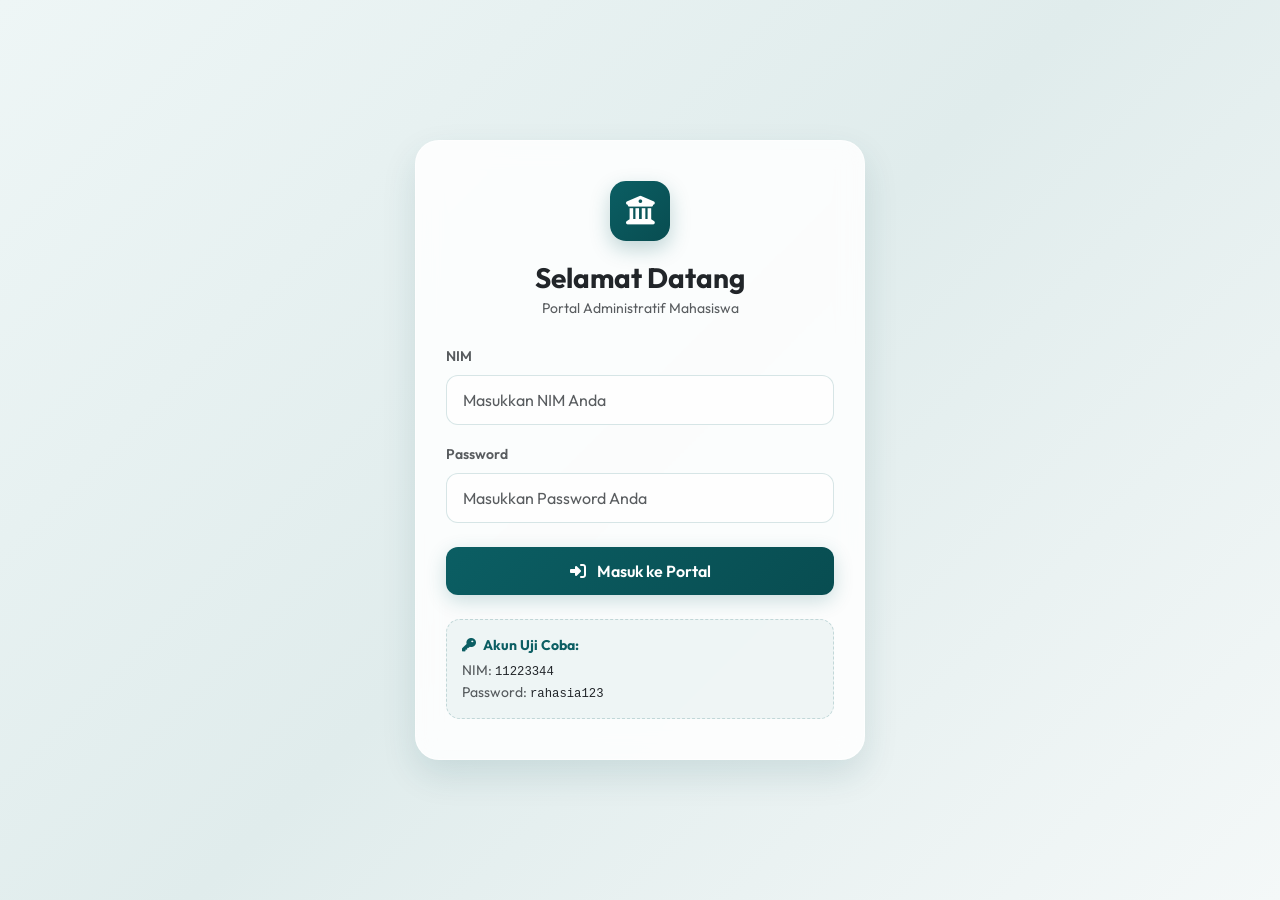
<file: index.html>
<!DOCTYPE html>
<html lang="id">
<head>
  <meta charset="UTF-8">
  <meta name="viewport" content="width=device-width, initial-scale=1.0">
  <title>Dashboard - Portal Administratif Mahasiswa</title>
  
  <link href="https://cdn.jsdelivr.net/npm/bootstrap@5.3.2/dist/css/bootstrap.min.css" rel="stylesheet">
  <link rel="stylesheet" href="https://cdnjs.cloudflare.com/ajax/libs/font-awesome/6.4.0/css/all.min.css">
  <link rel="stylesheet" href="style.css">
</head>
<body>

  <div class="top-date-bar text-end">
    <i class="far fa-calendar-alt me-1"></i> <span id="currentDate"></span>
  </div>

  <div class="header-bar p-3 shadow-sm">
    <div class="container-fluid d-flex flex-column flex-md-row justify-content-between align-items-md-center gap-3">
      <div class="header-info lh-sm">
        <div class="fs-6"><strong>:: NIM - NAMA</strong> (FAKULTAS TEKNOLOGI INFORMASI - TEKNIK INFORMATIKA)</div>
        <div class="small opacity-75"><strong>:: SEMESTER 3</strong> TA 2025 - 2026</div>
        <div class="badge bg-warning text-dark mt-1">Beban SKS Maksimal: 24 SKS</div>
      </div>
      <div>
        <a href="#" class="btn btn-danger btn-sm px-3" onclick="logout(); return false;">
          <i class="fas fa-sign-out-alt me-1"></i> Logout
        </a>
      </div>
    </div>
  </div>
  
  <div class="container-fluid">
    <div class="row">
      
      <aside class="col-md-3 col-lg-2 p-3 sidebar collapse d-md-block" id="sidebarMenu">
        <div class="mb-4">
          <small class="text-muted text-uppercase fw-bold px-2">Main</small>
          <ul class="nav flex-column sidebar-menu mt-2">
            <li class="nav-item"><a href="index.html" class="nav-link active"><i class="fas fa-home me-2"></i> HOME</a></li>
            <li class="nav-item"><a href="panduan.html" class="nav-link"><i class="fas fa-book me-2"></i> PANDUAN</a></li>
          </ul>
        </div>
        
        <div class="mb-4">
          <small class="text-muted text-uppercase fw-bold px-2">Akademik</small>
          <ul class="nav flex-column sidebar-menu mt-2">
            <li class="nav-item"><a href="krs.html" class="nav-link"><i class="fas fa-clipboard-list me-2"></i> REGISTRASI</a></li>
            <li class="nav-item"><a href="jadwal.html" class="nav-link"><i class="fas fa-calendar-alt me-2"></i> JADWAL KULIAH</a></li>
            <li class="nav-item"><a href="khs.html" class="nav-link"><i class="fas fa-graduation-cap"></i> HASIL STUDI</a></li>
            <li class="nav-item"><a href="transkrip.html" class="nav-link"><i class="fas fa-file-alt me-2"></i> TRANSKRIP NILAI</a></li>
          </ul>
        </div>
        
        <div class="mb-4">
          <small class="text-muted text-uppercase fw-bold px-2">Pengaturan</small>
          <ul class="nav flex-column sidebar-menu mt-2">
            <li class="nav-item"><a href="profil.html" class="nav-link"><i class="fas fa-user me-2"></i> DATA PRIBADI</a></li>
            <li class="nav-item"><a href="password.html" class="nav-link"><i class="fas fa-key me-2"></i> GANTI PASSWORD</a></li>
          </ul>
        </div>
        
        <div class="user-online-badge text-center small text-muted">
          <i class="fas fa-users me-1 ms-3"></i> <strong>127</strong> user online
        </div>
      </aside>

      <main class="col-md-9 ms-sm-auto col-lg-10 px-md-4 py-4">
        
        <div class="d-flex align-items-center gap-2 mb-4 border-bottom pb-2">
          <i class="fas fa-home text-success fs-4"></i>
          <h1 class="h3 mb-0 fw-bold">HOME</h1>
        </div>
        
        <!-- Hero Banner (inspired by the scenic background card in Image 2) -->
        <!-- Silakan ganti 'hero-bg.jpg' di bawah ini dengan gambar Anda sendiri -->
        <div class="hero-banner mb-4" style="background-image: url('hero-bg.jpg');">
          <div class="hero-overlay"></div>
          <div class="hero-content text-center text-md-start">
            <span class="badge bg-light text-teal mb-3 fw-bold">PORTAL AKADEMIK</span>
            <h1 class="display-6 fw-bold text-white mb-2 text-shadow">
              SELAMAT DATANG DI SISTEM INFORMASI AKADEMIK PORTAL MAHASISWA
            </h1>
            <p class="text-white opacity-75 mb-0 small text-shadow">
              Silakan periksa dan update data administrasi, jadwal perkuliahan, registrasi mata kuliah, dan riwayat studi Anda secara berkala.
            </p>
          </div>
        </div>
        
        <!-- Stat Cards Section (floating cleanly as independent glass cards) -->
        <div class="row g-3 mb-4">
          <div class="col-sm-4">
            <div class="card stat-card border-start border-primary border-4 shadow-sm h-100">
              <div class="card-body">
                <h6 class="text-muted small text-uppercase mb-2">Jumlah Mata Kuliah</h6>
                <div class="fs-2 fw-bold text-dark" id="totalCourses">0</div>
              </div>
            </div>
          </div>
          <div class="col-sm-4">
            <div class="card stat-card border-start border-success border-4 shadow-sm h-100">
              <div class="card-body">
                <h6 class="text-muted small text-uppercase mb-2">Total SKS</h6>
                <div class="fs-2 fw-bold text-dark" id="totalSKS">0</div>
              </div>
            </div>
          </div>
          <div class="col-sm-4">
            <div class="card stat-card border-start border-info border-4 shadow-sm h-100">
              <div class="card-body">
                <h6 class="text-muted small text-uppercase mb-2">IPK Terakhir</h6>
                <div class="fs-2 fw-bold text-dark" id="gpaValue">0.00</div>
              </div>
            </div>
          </div>
        </div>
        
        <!-- Progress Bar Card -->
        <div class="card border-0 mb-4 shadow-sm">
          <div class="card-body p-4">
            <div class="row align-items-center">
              <div class="col-lg-4 text-center text-lg-start mb-3 mb-lg-0">
                <h6 class="fw-bold mb-0 text-dark">Batas Akhir Masa Studi</h6>
                <small class="text-muted">Minimal kelulusan 144 SKS</small>
                <div class="badge bg-success d-block mt-2 py-2 fs-6">
                  Current: 2025-3 (<span id="currentSKS">8</span> SKS)
                </div>
              </div>
              <div class="col-lg-8">
                <div class="progress mb-2" style="height: 20px;">
                  <div class="progress-bar progress-bar-striped progress-bar-animated bg-success" role="progressbar" style="width: 15%" aria-valuenow="15" aria-valuemin="0" aria-valuemax="100"></div>
                </div>
                <div class="d-flex justify-content-between text-muted small fw-bold">
                  <span>2025</span>
                  <span>2026</span>
                  <span>2027</span>
                  <span>2028</span>
                  <span>2029</span>
                  <span>2030</span>
                  <span>2031 (Max)</span>
                </div>
              </div>
            </div>
          </div>
        </div>
        
        <!-- Warning Info Alert -->
        <div class="alert alert-warning border-0 shadow-sm d-flex gap-3 align-items-start mb-4" role="alert">
          <i class="fas fa-info-circle text-warning fs-4 mt-1"></i>
          <div>
            <h6 class="alert-heading fw-bold">Informasi Penting!</h6>
            <p class="mb-0 small text-dark opacity-75">
              UNTUK KEPERLUAN ADMINISTRASI ANDA, SILAHKAN UPDATE ISIAN DI BAWAH INI. 
              DATA INI DIPERGUNAKAN UNTUK SYARAT PELAPORAN KE DIREKTORAT JENDERAL PENDIDIKAN TINGGI (DIKTI).
            </p>
            <hr class="my-2">
            <p class="mb-0 small fw-bold text-danger">
              KARENA PENTINGNYA DATA KEPENDUDUKAN MAHASISWA DALAM PELAPORAN PD DIKTI DAN VERIFIKASI KEABSAHAN IJAZAH, MAKA WAJIB MELAKUKAN PENGISIAN NIK DAN NOMOR KK SECARA BENAR.
            </p>
          </div>
        </div>
        
        <!-- Quick Navigation Links (Card container) -->
        <div class="card border-0 mb-4 shadow-sm">
          <div class="card-body p-4">
            <h6 class="fw-bold mb-3 text-muted text-uppercase small">Navigasi Cepat</h6>
            <div class="row g-2 nav-links">
              <div class="col-6 col-md-3">
                <a href="jadwal.html" class="btn btn-outline-secondary w-100 py-3 text-start small">
                  <i class="fas fa-calendar-alt text-danger me-2"></i> Jadwal Kuliah
                </a>
              </div>
              <div class="col-6 col-md-3">
                <a href="krs.html" class="btn btn-outline-secondary w-100 py-3 text-start small">
                  <i class="fas fa-book text-primary me-2"></i> Registrasi MK
                </a>
              </div>
              <div class="col-6 col-md-3">
                <a href="khs.html" class="btn btn-outline-secondary w-100 py-3 text-start small">
                  <i class="fas fa-graduation-cap text-success me-2"></i> Hasil Studi
                </a>
              </div>
              <div class="col-6 col-md-3">
                <a href="profil.html" class="btn btn-outline-secondary w-100 py-3 text-start small">
                  <i class="fas fa-user text-info me-2"></i> Data Pribadi
                </a>
              </div>
            </div>
          </div>
        </div>
        
        <footer class="text-center text-muted small mt-5 border-top pt-3">
          <p>&copy; 2026 Portal Administratif Mahasiswa. <br class="d-md-none"> Bagian Administrasi Akademik tidak bertanggung jawab apabila data yang Anda berikan salah.</p>
        </footer>
      </main>
      
    </div>
  </div>

  <script src="https://cdn.jsdelivr.net/npm/bootstrap@5.3.2/dist/js/bootstrap.bundle.min.js"></script>
  
  <script src="app.js"></script>
  <script>
    const user = checkSession();
    
    if (user) {
      const now = new Date();
      const days = ['Minggu', 'Senin', 'Selasa', 'Rabu', 'Kamis', 'Jumat', 'Sabtu'];
      const months = ['Januari', 'Februari', 'Maret', 'April', 'Mei', 'Juni', 'Juli', 'Agustus', 'September', 'Oktober', 'November', 'Desember'];
      document.getElementById('currentDate').textContent = 
        days[now.getDay()] + ', ' + now.getDate() + ' ' + months[now.getMonth()] + ' ' + now.getFullYear();
      
      const headerInfo = document.querySelector('.header-info');
      const krs = getKRS();
      headerInfo.innerHTML = `
        <div class="fs-6"><strong>:: ${user.nim} - ${user.name.toUpperCase()}</strong> (FAKULTAS TEKNOLOGI INFORMASI - TEKNIK INFORMATIKA)</div>
        <div class="small opacity-75"><strong>:: SEMESTER 3</strong> TA 2025 - 2026</div>
        <div class="badge bg-warning text-dark mt-1">Beban SKS Maksimal: 24 SKS</div>
      `;
      
      document.getElementById('totalCourses').textContent = krs.length;
      document.getElementById('totalSKS').textContent = getTotalSKS();
      document.getElementById('currentSKS').textContent = getTotalSKS();
      document.getElementById('gpaValue').textContent = calculateGPA();
    }

  </script>
</body>
</html>
</file>
<file: style.css>
/* Import Outfit Google Font for Premium Typography */
@import url('https://fonts.googleapis.com/css2?family=Outfit:wght@300;400;500;600;700;800&display=swap');

:root {
  /* Darker Teal Color Palette (from User's image top date bar & dark teal design) */
  --primary-teal: #0B5E63;       /* Dark teal color matching the top bar image */
  --medium-teal: #084D51;        /* Deep rich dark teal */
  --accent-teal: #1C858A;        /* Highlight teal */
  --light-teal: #4CAFB4;         /* Soft mint teal */
  --very-light-teal: #E0F2F1;    /* Accent light teal */
  
  /* Additional UI Colors */
  --bg-gradient: linear-gradient(135deg, #eef6f6 0%, #e0ecec 50%, #f4f8f8 100%);
  --card-bg: rgba(255, 255, 255, 0.85);
  --card-border: rgba(255, 255, 255, 0.6);
  --glass-shadow: 0 8px 32px 0 rgba(8, 77, 81, 0.08);
  --hover-shadow: 0 12px 40px 0 rgba(8, 77, 81, 0.15);
  --glass-blur: blur(12px);
  --text-dark: #0f2b2d;
  --text-muted: #537073;
  
  --transition-smooth: all 0.3s cubic-bezier(0.25, 0.8, 0.25, 1);
}

body {
  background: var(--bg-gradient);
  font-family: 'Outfit', sans-serif;
  color: var(--text-dark);
  min-height: 100vh;
  overflow-x: hidden;
}

/* Custom Scrollbar for Premium Feel */
::-webkit-scrollbar {
  width: 8px;
  height: 8px;
}
::-webkit-scrollbar-track {
  background: rgba(11, 94, 99, 0.05);
}
::-webkit-scrollbar-thumb {
  background: var(--light-teal);
  border-radius: 4px;
}
::-webkit-scrollbar-thumb:hover {
  background: var(--accent-teal);
}

/* Top Date Bar */
.top-date-bar {
  background-color: var(--primary-teal);
  color: #ffffff;
  font-size: 0.85rem;
  font-weight: 500;
  padding: 8px 24px;
  letter-spacing: 0.5px;
  border-bottom: 1px solid rgba(255, 255, 255, 0.1);
  backdrop-filter: var(--glass-blur);
}

/* Header Bar */
.header-bar {
  background: linear-gradient(135deg, var(--primary-teal) 0%, var(--medium-teal) 100%);
  color: white;
  border-bottom-left-radius: 16px;
  border-bottom-right-radius: 16px;
  box-shadow: 0 10px 30px -10px rgba(8, 77, 81, 0.3);
  margin-bottom: 20px;
}

.header-bar .badge {
  font-weight: 500;
  font-size: 0.8rem;
  padding: 6px 12px;
  border-radius: 8px;
  border: 1px solid rgba(255, 255, 255, 0.2);
}

/* Glassmorphism Sidebar */
.sidebar {
  background: var(--card-bg);
  backdrop-filter: var(--glass-blur);
  -webkit-backdrop-filter: var(--glass-blur);
  border: 1px solid var(--card-border);
  border-radius: 16px;
  min-height: calc(100vh - 140px);
  margin-top: 10px;
  margin-bottom: 20px;
  box-shadow: var(--glass-shadow);
  padding: 24px 16px !important;
  transition: var(--transition-smooth);
}

.sidebar-menu .nav-link {
  color: var(--text-muted);
  font-weight: 500;
  padding: 12px 16px;
  border-radius: 12px;
  margin-bottom: 8px;
  display: flex;
  align-items: center;
  transition: var(--transition-smooth);
}

.sidebar-menu .nav-link i {
  font-size: 1.1rem;
  transition: var(--transition-smooth);
}

.sidebar-menu .nav-link:hover {
  background-color: rgba(11, 94, 99, 0.08);
  color: var(--primary-teal);
  transform: translateX(4px);
}

.sidebar-menu .nav-link.active {
  background: linear-gradient(135deg, var(--primary-teal) 0%, var(--medium-teal) 100%);
  color: white !important;
  box-shadow: 0 4px 15px rgba(8, 77, 81, 0.25);
}

.sidebar-menu .nav-link.active i {
  transform: scale(1.1);
}

/* User Online Pulse Badge */
.user-online-badge {
  background: rgba(11, 94, 99, 0.06);
  border: 1px solid rgba(11, 94, 99, 0.15);
  border-radius: 12px;
  padding: 12px;
  margin-top: 24px;
  position: relative;
  overflow: hidden;
}

.user-online-badge::before {
  content: '';
  position: absolute;
  width: 8px;
  height: 8px;
  background-color: #2ec4b6;
  border-radius: 50%;
  left: 16px;
  top: calc(50% - 4px);
  box-shadow: 0 0 0 0 rgba(46, 196, 182, 0.7);
  animation: pulse-green 2s infinite;
}

@keyframes pulse-green {
  0% {
    transform: scale(0.95);
    box-shadow: 0 0 0 0 rgba(46, 196, 182, 0.7);
  }
  70% {
    transform: scale(1);
    box-shadow: 0 0 0 6px rgba(46, 196, 182, 0);
  }
  100% {
    transform: scale(0.95);
    box-shadow: 0 0 0 0 rgba(46, 196, 182, 0);
  }
}

/* Glass Cards */
.card {
  background: var(--card-bg);
  backdrop-filter: var(--glass-blur);
  -webkit-backdrop-filter: var(--glass-blur);
  border: 1px solid var(--card-border) !important;
  border-radius: 16px !important;
  box-shadow: var(--glass-shadow);
  transition: var(--transition-smooth);
}

/* Hero Banner (inspired by User's scenic/dome tent image style) */
.hero-banner {
  position: relative;
  border-radius: 20px;
  overflow: hidden;
  min-height: 300px;
  display: flex;
  align-items: center;
  /* Background image will be set by the user; defaults to a deep teal gradient */
  background: linear-gradient(135deg, var(--medium-teal) 0%, var(--primary-teal) 60%, var(--accent-teal) 100%);
  background-size: cover;
  background-position: center;
  box-shadow: 0 12px 30px rgba(8, 77, 81, 0.15);
  border: 1px solid rgba(255, 255, 255, 0.15);
  transition: var(--transition-smooth);
}

.hero-overlay {
  position: absolute;
  top: 0;
  left: 0;
  right: 0;
  bottom: 0;
  background: linear-gradient(to right, rgba(8, 77, 81, 0.85) 0%, rgba(11, 94, 99, 0.45) 100%);
  z-index: 1;
}

.hero-content {
  position: relative;
  z-index: 2;
  color: white;
  max-width: 750px;
  padding: 40px;
}

.text-shadow {
  text-shadow: 0 2px 10px rgba(0, 0, 0, 0.4);
}

.text-teal {
  color: var(--primary-teal) !important;
}

/* Premium Stat Cards */
.stat-card {
  position: relative;
  overflow: hidden;
}

.stat-card.border-primary {
  border-left: 5px solid var(--primary-teal) !important;
}

.stat-card.border-success {
  border-left: 5px solid var(--accent-teal) !important;
}

.stat-card.border-info {
  border-left: 5px solid #ffb703 !important; /* Gold achievement accent for GPA */
}

.stat-card:hover {
  transform: translateY(-6px);
  box-shadow: var(--hover-shadow);
}

.stat-card::after {
  content: '';
  position: absolute;
  top: -50%;
  right: -20%;
  width: 120px;
  height: 120px;
  background: radial-gradient(circle, rgba(11, 94, 99, 0.05) 0%, transparent 70%);
  border-radius: 50%;
  pointer-events: none;
}

.stat-card .card-body {
  padding: 24px;
}

.stat-card h6 {
  font-weight: 600;
  letter-spacing: 0.5px;
  color: var(--text-muted);
}

.stat-card .fs-2 {
  font-weight: 800;
  color: var(--primary-teal);
  letter-spacing: -0.5px;
}

/* Quick Navigation Links */
.nav-links .btn-outline-secondary {
  background: var(--card-bg);
  border: 1px solid var(--card-border);
  color: var(--text-dark);
  border-radius: 14px;
  padding: 16px;
  font-weight: 600;
  text-align: left;
  display: flex;
  align-items: center;
  transition: var(--transition-smooth);
  box-shadow: 0 4px 12px rgba(8, 77, 81, 0.02);
}

.nav-links .btn-outline-secondary:hover {
  background: linear-gradient(135deg, rgba(11, 94, 99, 0.05) 0%, rgba(28, 133, 138, 0.05) 100%);
  border-color: var(--light-teal);
  color: var(--primary-teal);
  transform: translateY(-4px);
  box-shadow: 0 8px 20px rgba(8, 77, 81, 0.08);
}

.nav-links .btn-outline-secondary i {
  font-size: 1.3rem;
  transition: var(--transition-smooth);
}

.nav-links .btn-outline-secondary:hover i {
  transform: scale(1.15) rotate(-5deg);
}

/* Glassmorphism Alert Info */
.alert-warning, .alert-info {
  background: rgba(255, 255, 255, 0.75);
  backdrop-filter: var(--glass-blur);
  -webkit-backdrop-filter: var(--glass-blur);
  border: 1px solid var(--card-border) !important;
  border-left: 5px solid #ffb703 !important;
  border-radius: 16px !important;
  box-shadow: var(--glass-shadow);
  color: var(--text-dark);
}

.alert-info {
  border-left: 5px solid var(--accent-teal) !important;
}

/* Custom Table Design for Jadwal and KHS */
.table {
  color: var(--text-dark);
}

.table-hover tbody tr:hover {
  background-color: rgba(11, 94, 99, 0.04) !important;
}

.table th {
  font-weight: 600;
  background-color: var(--primary-teal) !important;
  color: white !important;
  border: none;
}

.table td {
  border-bottom: 1px solid rgba(11, 94, 99, 0.08);
}

/* Buttons */
.btn-success {
  background: linear-gradient(135deg, var(--medium-teal) 0%, var(--primary-teal) 100%);
  border: none;
  border-radius: 10px;
  font-weight: 500;
  padding: 10px 24px;
  box-shadow: 0 4px 15px rgba(8, 77, 81, 0.2);
  transition: var(--transition-smooth);
}

.btn-success:hover {
  background: linear-gradient(135deg, var(--primary-teal) 0%, var(--medium-teal) 100%);
  transform: translateY(-2px);
  box-shadow: 0 6px 20px rgba(8, 77, 81, 0.3);
}

.btn-danger {
  border-radius: 10px;
  font-weight: 500;
  transition: var(--transition-smooth);
}

.btn-danger:hover {
  transform: translateY(-2px);
}

/* Progress bar customization */
.progress {
  background-color: rgba(11, 94, 99, 0.08);
  border-radius: 10px;
  overflow: hidden;
  height: 16px !important;
}

.progress-bar-striped {
  background-image: linear-gradient(45deg, rgba(255, 255, 255, 0.15) 25%, transparent 25%, transparent 50%, rgba(255, 255, 255, 0.15) 50%, rgba(255, 255, 255, 0.15) 75%, transparent 75%, transparent);
}

/* Media Queries */
@media (max-width: 768px) {
  .sidebar {
    min-height: auto;
    margin-top: 0;
  }
}

.password-card {
      max-width: 550px;
      margin: 0 auto;
    }
    .btn-save {
      background: linear-gradient(135deg, #0B5E63, #084D51);
      border: none;
      font-weight: 600;
      transition: 0.2s;
    }
    .btn-save:hover {
      transform: translateY(-2px);
      box-shadow: 0 5px 12px rgba(11,94,99,0.3);
    }

.guide-content p {
      margin-bottom: 1rem;
      line-height: 1.6;
    }
    .guide-content h5 {
      margin-top: 1.5rem;
      margin-bottom: 0.75rem;
      font-weight: 700;
      color: var(--primary-teal);
    }
    .guide-card {
      border-left: 5px solid var(--accent-teal);
    }
</file>
